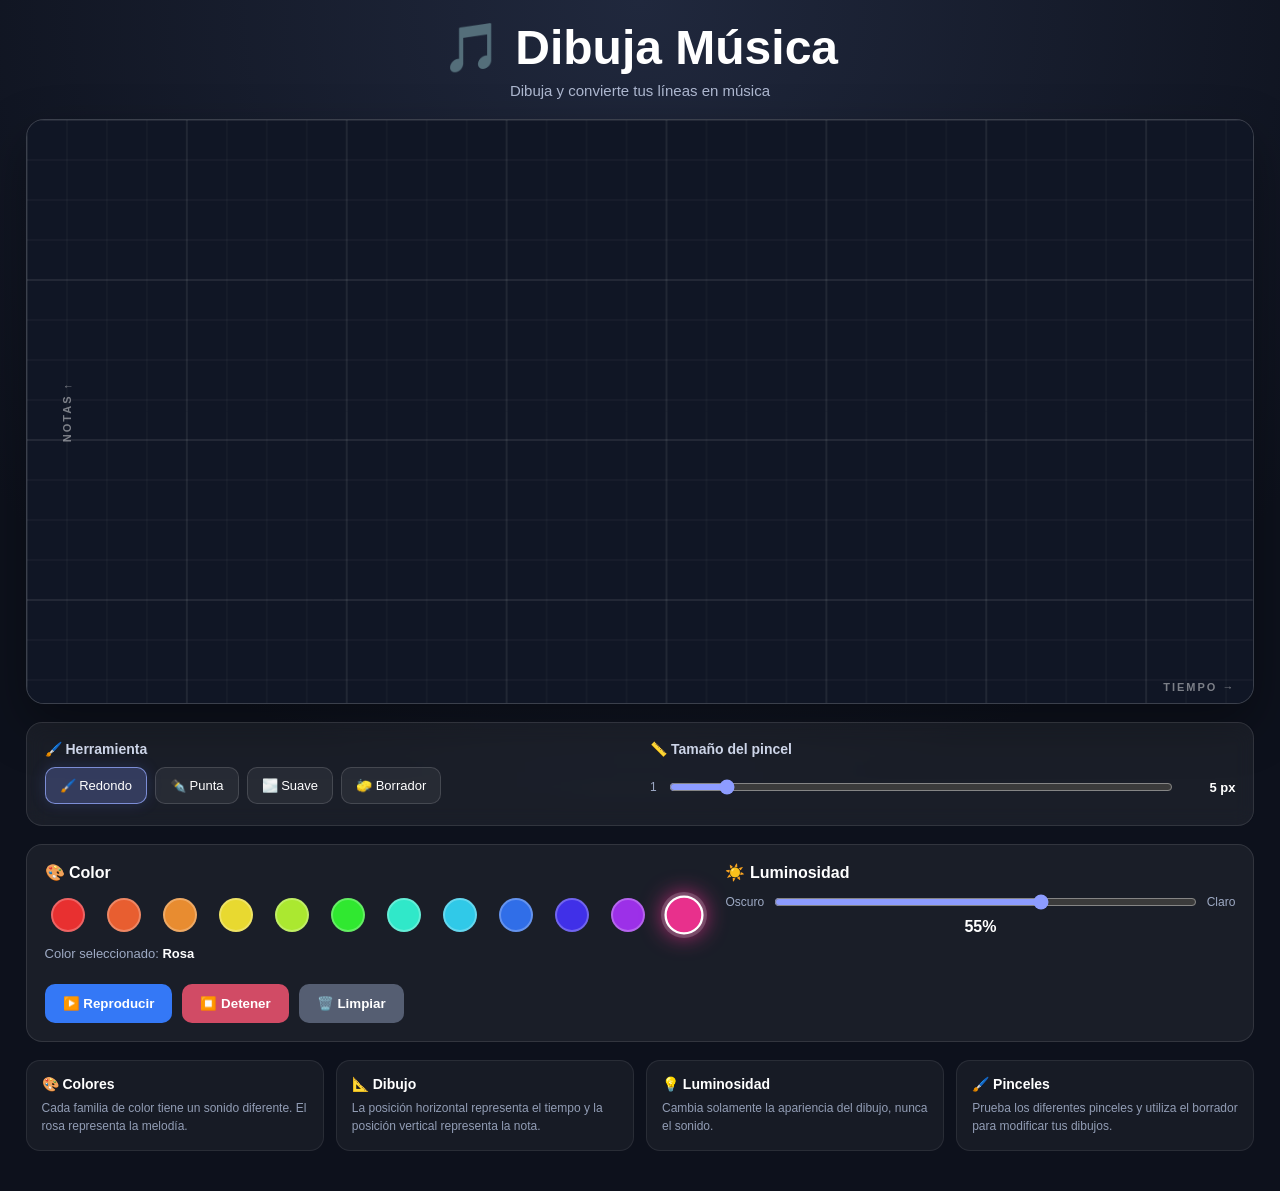
<file: index.html>
<!DOCTYPE html>
<html lang="es">
<head>
    <meta charset="UTF-8">
    <meta name="viewport" content="width=device-width, initial-scale=1.0">

    <title>Dibuja Música</title>

    <link rel="stylesheet" href="diseño.css">
</head>

<body>

    <main class="app">

        <header class="header">
            <div>
                <h1>🎵 Dibuja Música</h1>
                <p>Dibuja y convierte tus líneas en música</p>
            </div>
        </header>


        <!-- CANVAS -->
        <section class="canvas-section">

            <div class="canvas-container">

                <canvas id="musicCanvas"></canvas>

                <div class="axis-label axis-y">
                    NOTAS ↑
                </div>

                <div class="axis-label axis-x">
                    TIEMPO →
                </div>

            </div>

        </section>


        <!-- CONTROLES DE DIBUJO -->
        <section class="drawing-tools">

            <div class="tool-section">

                <div class="section-title">
                    🖌️ Herramienta
                </div>

                <div class="tool-buttons">

                    <button
                        class="tool-button active"
                        data-tool="brush">
                        🖌️ Redondo
                    </button>

                    <button
                        class="tool-button"
                        data-tool="pointed">
                        ✒️ Punta
                    </button>

                    <button
                        class="tool-button"
                        data-tool="soft">
                        🌫️ Suave
                    </button>

                    <button
                        class="tool-button"
                        data-tool="eraser">
                        🧽 Borrador
                    </button>

                </div>

            </div>


            <div class="tool-section size-section">

                <div class="section-title">
                    📏 Tamaño del pincel
                </div>

                <div class="size-row">

                    <span class="size-min">1</span>

                    <input
                        type="range"
                        id="brushSize"
                        min="1"
                        max="40"
                        value="5">

                    <span id="brushSizeValue">
                        5 px
                    </span>

                </div>

            </div>

        </section>


        <!-- PALETA -->
        <section class="control-panel">

            <div class="control-block">

                <h2>🎨 Color</h2>

                <div id="palette" class="palette"></div>

                <div class="selected-color">
                    Color seleccionado:
                    <strong id="selectedColorName">
                        Rosa
                    </strong>
                </div>

            </div>


            <!-- LUMINOSIDAD -->
            <div class="control-block">

                <h2>☀️ Luminosidad</h2>

                <div class="lightness-row">

                    <span>Oscuro</span>

                    <input
                        type="range"
                        id="lightness"
                        min="20"
                        max="75"
                        value="55">

                    <span>Claro</span>

                </div>

                <div
                    id="lightnessValue"
                    class="lightness-value">
                    55%
                </div>

            </div>


            <!-- REPRODUCCIÓN -->
            <div class="playback-controls">

                <button
                    id="playButton"
                    class="main-button play-button">
                    ▶️ Reproducir
                </button>

                <button
                    id="stopButton"
                    class="main-button stop-button">
                    ⏹️ Detener
                </button>

                <button
                    id="clearButton"
                    class="main-button clear-button">
                    🗑️ Limpiar
                </button>

            </div>

        </section>


        <!-- INFORMACIÓN -->
        <section class="info-grid">

            <div class="info-box">

                <h3>🎨 Colores</h3>

                <p>
                    Cada familia de color tiene un sonido diferente.
                    El rosa representa la melodía.
                </p>

            </div>


            <div class="info-box">

                <h3>📐 Dibujo</h3>

                <p>
                    La posición horizontal representa el tiempo
                    y la posición vertical representa la nota.
                </p>

            </div>


            <div class="info-box">

                <h3>💡 Luminosidad</h3>

                <p>
                    Cambia solamente la apariencia del dibujo,
                    nunca el sonido.
                </p>

            </div>


            <div class="info-box">

                <h3>🖌️ Pinceles</h3>

                <p>
                    Prueba los diferentes pinceles y utiliza
                    el borrador para modificar tus dibujos.
                </p>

            </div>

        </section>

    </main>


    <script src="codigo.js"></script>

</body>
</html>
</file>
<file: diseño.css>
* {
    box-sizing: border-box;
    margin: 0;
    padding: 0;
}


body {
    min-height: 100vh;

    font-family:
        Arial,
        Helvetica,
        sans-serif;

    background:
        radial-gradient(
            circle at top,
            #20283d,
            #0d111c 60%
        );

    color: #ffffff;
}


/* =========================
   APP
========================= */

.app {
    width: min(1400px, 96%);
    margin: auto;
    padding: 20px 0 40px;
}


/* =========================
   HEADER
========================= */

.header {
    text-align: center;
    margin-bottom: 20px;
}


.header h1 {
    font-size: clamp(28px, 5vw, 48px);
    margin-bottom: 6px;
}


.header p {
    color: #aeb8d0;
    font-size: 15px;
}


/* =========================
   CANVAS
========================= */

.canvas-section {
    width: 100%;
}


.canvas-container {
    position: relative;

    width: 100%;
    height: min(65vh, 650px);

    min-height: 350px;

    overflow: hidden;

    border:
        1px solid rgba(255, 255, 255, 0.18);

    border-radius: 18px;

    background:
        #101625;

    box-shadow:
        0 20px 50px rgba(0, 0, 0, 0.35);
}


#musicCanvas {
    display: block;

    width: 100%;
    height: 100%;

    touch-action: none;

    cursor: crosshair;
}


/* =========================
   EJES
========================= */

.axis-label {
    position: absolute;

    pointer-events: none;

    color: rgba(255, 255, 255, 0.45);

    font-size: 11px;

    letter-spacing: 2px;

    font-weight: bold;
}


.axis-y {
    left: 10px;
    top: 50%;

    transform:
        translateY(-50%)
        rotate(-90deg);
}


.axis-x {
    right: 18px;
    bottom: 10px;
}


/* =========================
   HERRAMIENTAS
========================= */

.drawing-tools {
    display: flex;

    gap: 20px;

    margin-top: 18px;
    margin-bottom: 18px;

    padding: 18px;

    border-radius: 16px;

    background:
        rgba(255, 255, 255, 0.055);

    border:
        1px solid rgba(255, 255, 255, 0.10);

    backdrop-filter: blur(10px);
}


.tool-section {
    flex: 1;
}


.section-title {
    margin-bottom: 10px;

    font-size: 14px;

    color: #cdd5e8;

    font-weight: bold;
}


.tool-buttons {
    display: flex;

    flex-wrap: wrap;

    gap: 8px;
}


.tool-button {
    border: 1px solid rgba(255, 255, 255, 0.14);

    background:
        rgba(255, 255, 255, 0.06);

    color: #ffffff;

    padding: 10px 14px;

    border-radius: 10px;

    cursor: pointer;

    transition:
        0.2s ease;

    font-size: 13px;
}


.tool-button:hover {
    background:
        rgba(255, 255, 255, 0.12);

    transform: translateY(-1px);
}


.tool-button.active {
    background:
        rgba(130, 150, 255, 0.25);

    border-color:
        rgba(150, 170, 255, 0.75);

    box-shadow:
        0 0 15px rgba(100, 130, 255, 0.18);
}


/* =========================
   TAMAÑO
========================= */

.size-section {
    min-width: 280px;
}


.size-row {
    display: flex;

    align-items: center;

    gap: 12px;

    min-height: 40px;
}


.size-row input {
    flex: 1;

    min-width: 100px;
}


.size-min {
    color: #9ca8c4;
    font-size: 12px;
}


#brushSizeValue {
    min-width: 50px;

    text-align: right;

    color: #ffffff;

    font-weight: bold;

    font-size: 13px;
}


/* =========================
   INPUT RANGE
========================= */

input[type="range"] {
    accent-color: #8d9cff;

    cursor: pointer;
}


/* =========================
   CONTROL PANEL
========================= */

.control-panel {
    display: grid;

    grid-template-columns:
        1.3fr
        1fr;

    gap: 18px;

    padding: 18px;

    border-radius: 16px;

    background:
        rgba(255, 255, 255, 0.055);

    border:
        1px solid rgba(255, 255, 255, 0.10);
}


.control-block h2 {
    font-size: 16px;

    margin-bottom: 12px;
}


/* =========================
   PALETA
========================= */

.palette {
    display: grid;

    grid-template-columns:
        repeat(auto-fill, minmax(44px, 1fr));

    gap: 9px;
}


.color-button {
    border: 0;

    background: transparent;

    padding: 4px;

    cursor: pointer;

    border-radius: 50%;
}


.color-circle {
    display: block;

    width: 34px;
    height: 34px;

    margin: auto;

    border-radius: 50%;

    border:
        2px solid rgba(255, 255, 255, 0.25);

    transition:
        0.2s ease;
}


.color-button:hover .color-circle {
    transform: scale(1.12);
}


.color-button.selected .color-circle {
    transform: scale(1.15);

    border-color: #ffffff;

    box-shadow:
        0 0 0 3px rgba(255, 255, 255, 0.18),
        0 0 20px currentColor;
}


.selected-color {
    margin-top: 10px;

    color: #9eaac4;

    font-size: 13px;
}


.selected-color strong {
    color: #ffffff;
}


/* =========================
   LUMINOSIDAD
========================= */

.lightness-row {
    display: flex;

    align-items: center;

    gap: 10px;

    color: #9eaac4;

    font-size: 12px;
}


.lightness-row input {
    flex: 1;
}


.lightness-value {
    text-align: center;

    margin-top: 8px;

    color: #ffffff;

    font-weight: bold;
}


/* =========================
   BOTONES DE REPRODUCCIÓN
========================= */

.playback-controls {
    grid-column: 1 / -1;

    display: flex;

    flex-wrap: wrap;

    gap: 10px;

    margin-top: 5px;
}


.main-button {
    border: 0;

    padding: 12px 18px;

    border-radius: 10px;

    color: white;

    font-weight: bold;

    cursor: pointer;

    transition:
        0.2s ease;
}


.main-button:hover {
    transform: translateY(-2px);
}


.play-button {
    background: #3478f6;
}


.stop-button {
    background: #d14b65;
}


.clear-button {
    background: #555e72;
}


/* =========================
   INFORMACIÓN
========================= */

.info-grid {
    display: grid;

    grid-template-columns:
        repeat(4, 1fr);

    gap: 12px;

    margin-top: 18px;
}


.info-box {
    padding: 15px;

    border-radius: 14px;

    background:
        rgba(255, 255, 255, 0.045);

    border:
        1px solid rgba(255, 255, 255, 0.08);
}


.info-box h3 {
    font-size: 14px;

    margin-bottom: 7px;
}


.info-box p {
    color: #929db5;

    line-height: 1.5;

    font-size: 12px;
}


/* =========================
   RESPONSIVE
========================= */

@media (max-width: 850px) {

    .drawing-tools {
        flex-direction: column;
    }


    .size-section {
        min-width: 0;
    }


    .control-panel {
        grid-template-columns: 1fr;
    }


    .playback-controls {
        grid-column: auto;
    }


    .info-grid {
        grid-template-columns:
            repeat(2, 1fr);
    }

}


@media (max-width: 550px) {

    .app {
        width: 94%;
        padding-top: 12px;
    }


    .canvas-container {
        height: 55vh;
        min-height: 300px;

        border-radius: 14px;
    }


    .drawing-tools {
        padding: 14px;
    }


    .tool-buttons {
        display: grid;

        grid-template-columns:
            repeat(2, 1fr);
    }


    .tool-button {
        width: 100%;
    }


    .palette {
        grid-template-columns:
            repeat(6, 1fr);
    }


    .color-circle {
        width: 30px;
        height: 30px;
    }


    .main-button {
        flex: 1;

        min-width: 100px;
    }


    .info-grid {
        grid-template-columns: 1fr;
    }

}
</file>
